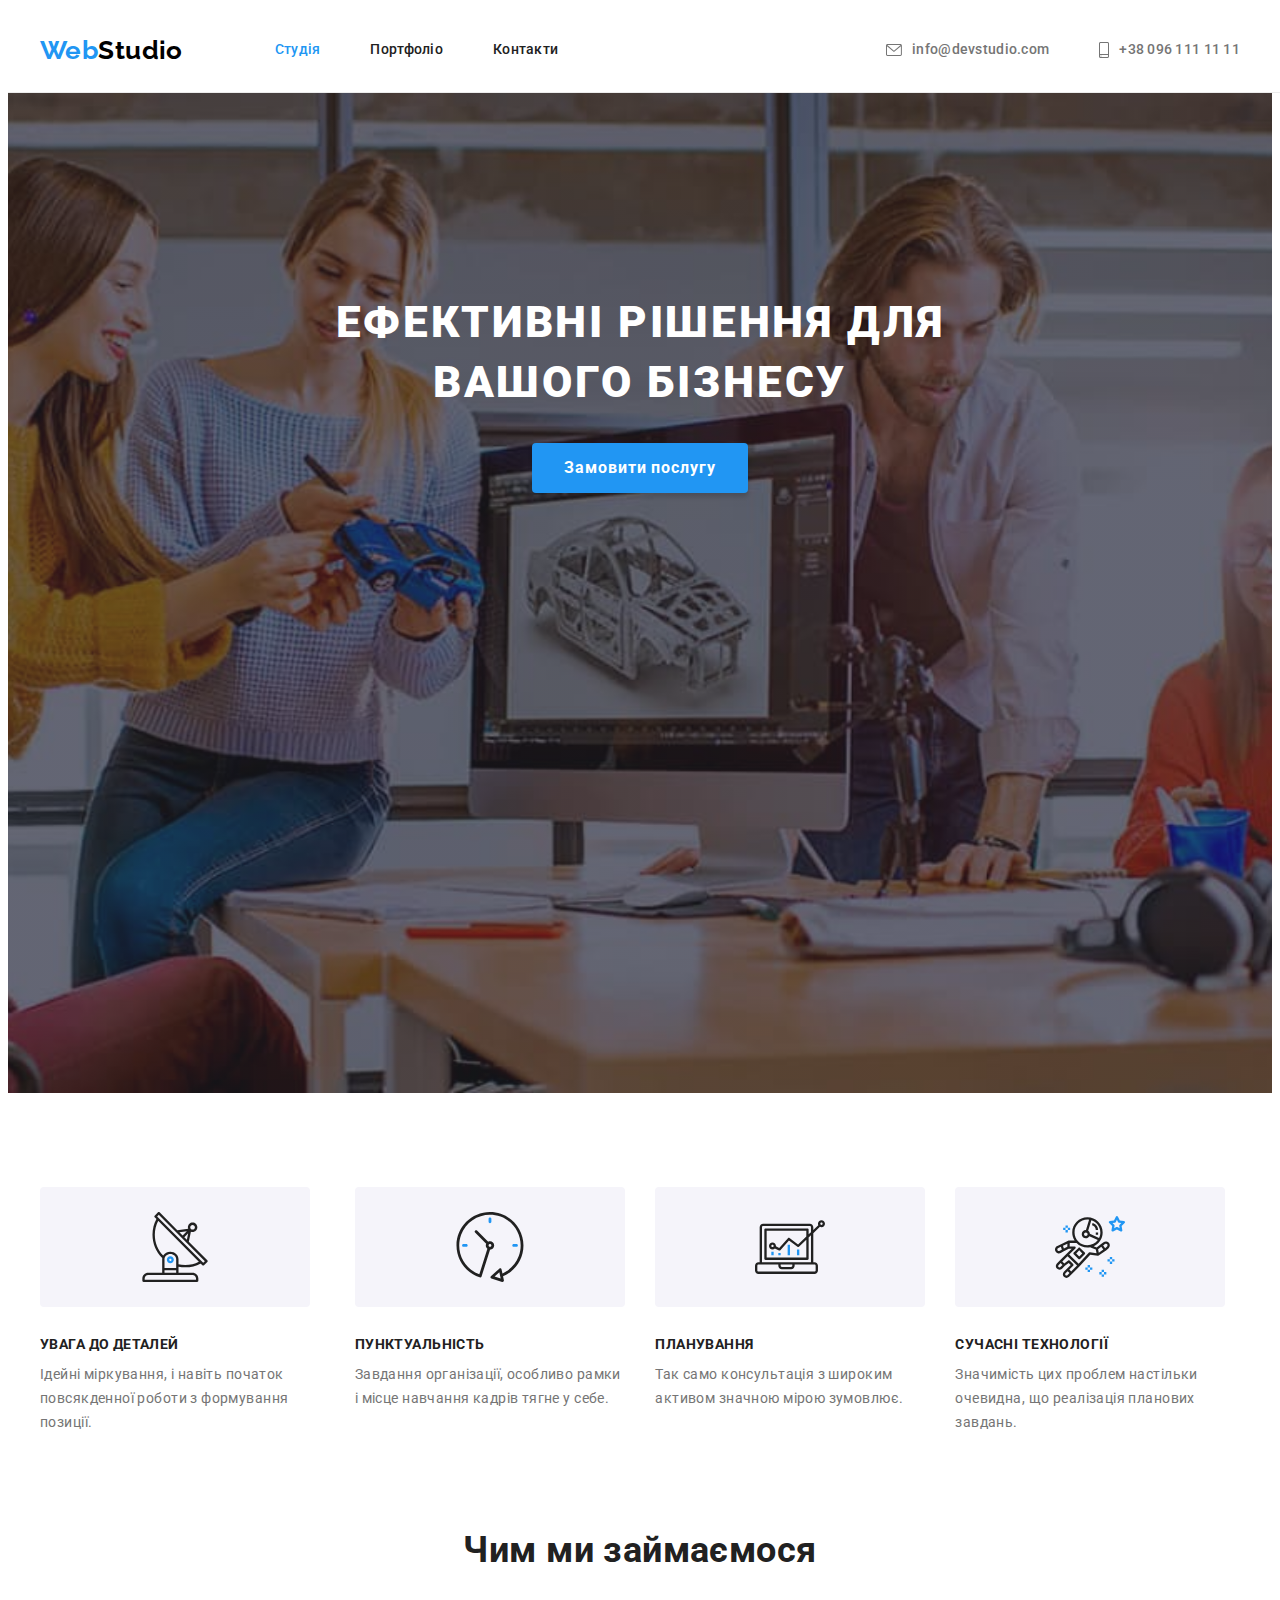
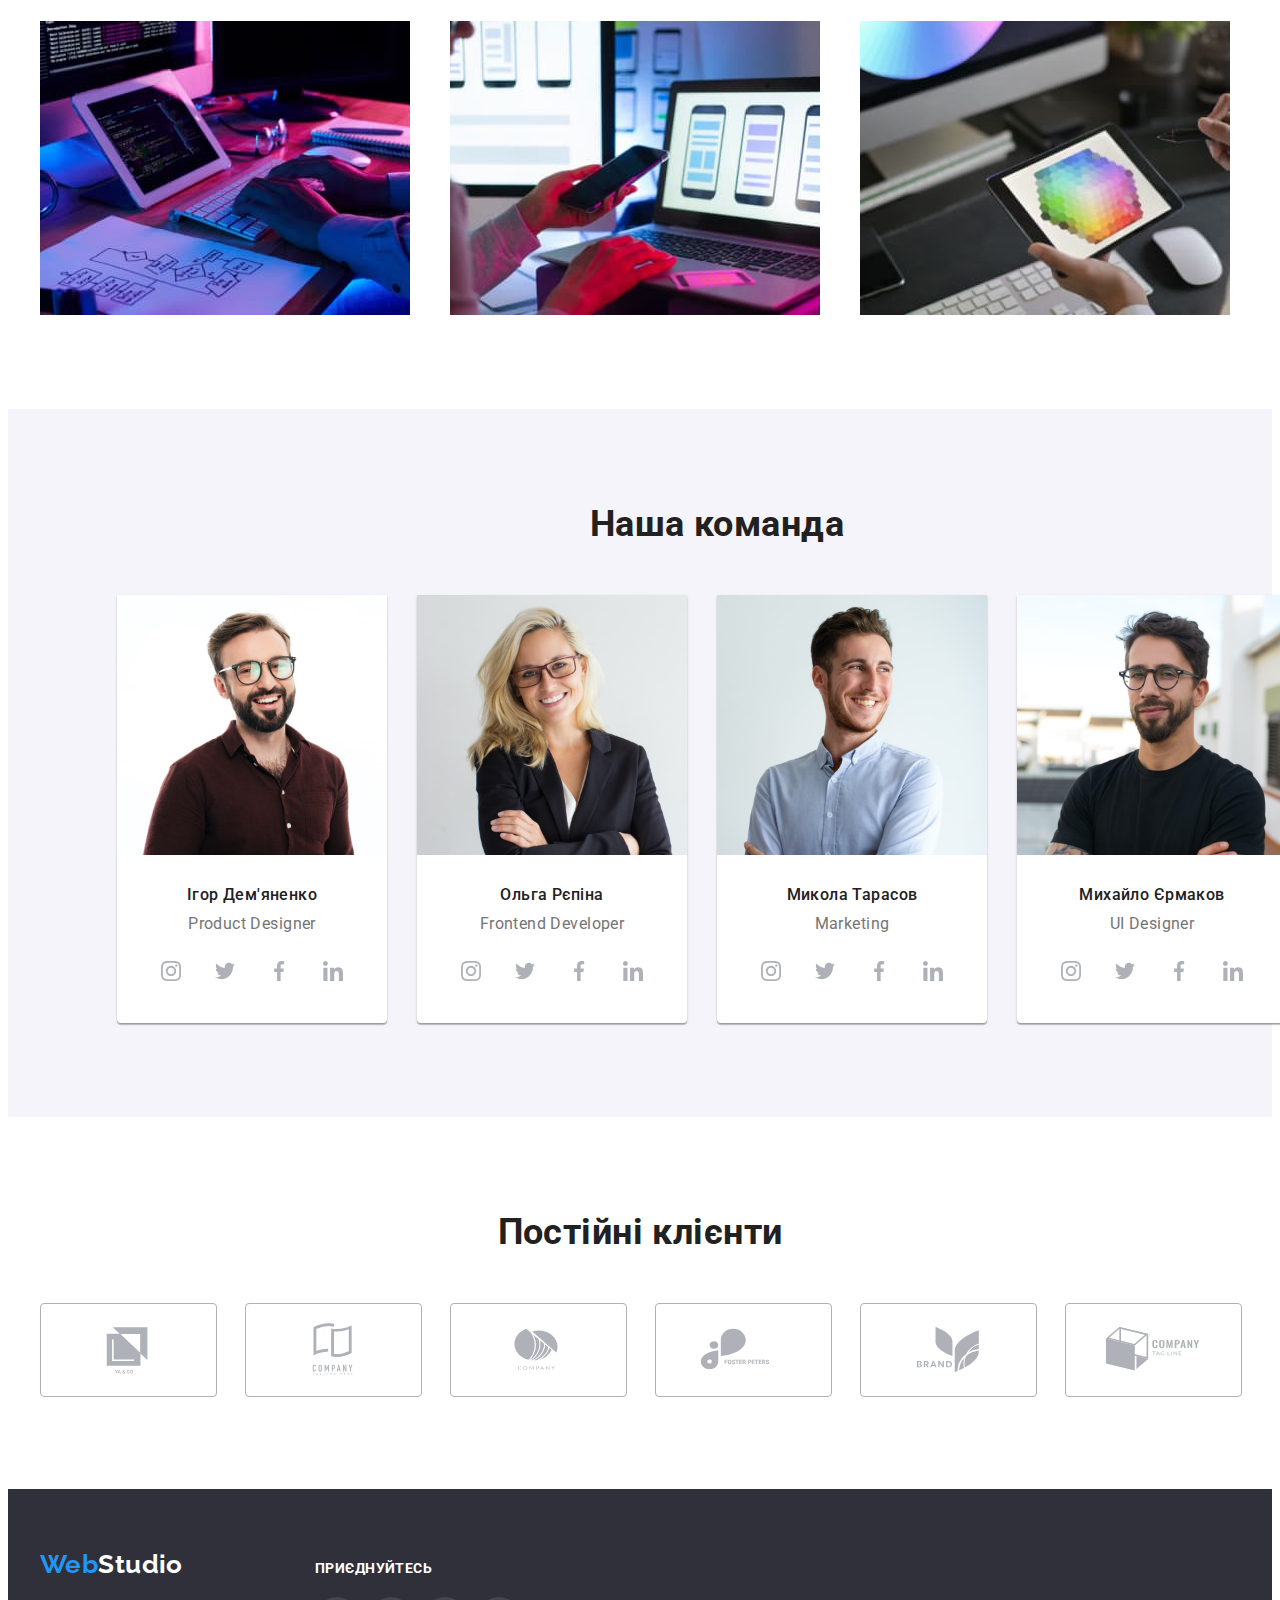
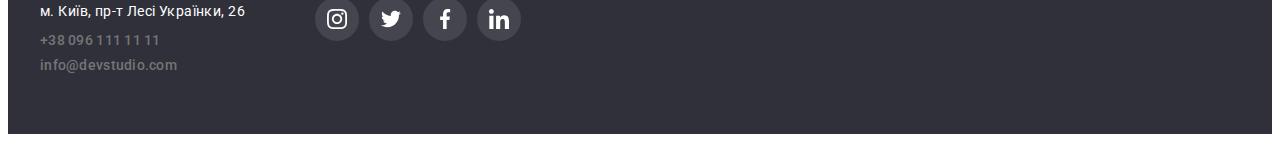
<file: index.html>
<!DOCTYPE html>
<html lang="uk">
  <head>
    <meta charset="UTF-8" />
    <meta http-equiv="X-UA-Compatible" content="IE=edge" />
    <meta name="viewport" content="width=device-width, initial-scale=1.0" />
    <title>Document</title>
    <link rel="preconnect" href="https://fonts.googleapis.com" />
    <link rel="preconnect" href="https://fonts.gstatic.com" crossorigin />
    <link
      href="https://fonts.googleapis.com/css2?family=Raleway:wght@700&family=Roboto:wght@400;500;700;900&display=swap"
      rel="stylesheet"
    />
    <link
      rel="stylesheet"
      href="https://cdnjs.cloudflare.com/ajax/libs/modern-normalize/1.1.0/modern-normalize.min.css"
      integrity="sha512-wpPYUAdjBVSE4KJnH1VR1HeZfpl1ub8YT/NKx4PuQ5NmX2tKuGu6U/JRp5y+Y8XG2tV+wKQpNHVUX03MfMFn9Q=="
      crossorigin="anonymous"
      referrerpolicy="no-referrer"
    />
    <link rel="stylesheet" href="./css/styles.css" />
  </head>

  <body>
    <header class="page-header">
      <div class="container header-nav">
        <nav class="main-nav">
          <a href="./index.html" class="logo">
            <span class="logo-color">Web</span>Studio</a
          >
          <ul class="site-nav">
            <li class="item">
              <a href="./index.html" class="link current">Студія</a>
            </li>
            <li class="item">
              <a href="./portfolio.html" class="link">Портфоліо</a>
            </li>
            <li class="item"><a href="#" class="link">Контакти</a></li>
          </ul>
        </nav>
        <ul class="contacts">
          <li class="contacts-item">
            <a href="mailto:info@devstudio.com" class="contacts-link">
              <svg class="contacts-icon" width="16px" height="12px">
                <use href="./images/icons.svg#icon-envelope"></use></svg
              >info@devstudio.com</a
            >
          </li>
          <li class="contacts-item">
            <a href="tel:+380961111111" class="contacts-link">
              <svg class="contacts-icon" width="10px" height="16px">
                <use href="./images/icons.svg#icon-smartphone"></use></svg
              >+38 096 111 11 11</a
            >
          </li>
        </ul>
      </div>
    </header>

    <main>
      <section class="hero overlay">
        <div class="container">
          <h1 class="hero-title">Ефективні рішення для вашого бізнесу</h1>
          <button class="hero-button" type="button">Замовити послугу</button>
        </div>
      </section>

      <section class="section">
        <div class="container">
          <h2 class="title hidden visually-hidden">Наші особливості</h2>
          <ul class="features">
            <li class="features-item">
              <div class="features-icon">
                <svg width="70px" height="70px">
                  <use href="./images/icons.svg#icon-antenna"></use>
                </svg>
              </div>
              <h3 class="title">УВАГА ДО ДЕТАЛЕЙ</h3>
              <p class="text">
                Ідейні міркування, і навіть початок повсякденної роботи з
                формування позиції.
              </p>
            </li>
            <li class="features-item">
              <div class="features-icon">
                <svg width="70px" height="70px">
                  <use href="./images/icons.svg#icon-clock"></use>
                </svg>
              </div>
              <h3 class="title">ПУНКТУАЛЬНІСТЬ</h3>
              <p class="text">
                Завдання організації, особливо рамки і місце навчання кадрів
                тягне у себе.
              </p>
            </li>
            <li class="features-item">
              <div class="features-icon">
                <svg width="70px" height="70px">
                  <use href="./images/icons.svg#icon-diagram"></use>
                </svg>
              </div>
              <h3 class="title">ПЛАНУВАННЯ</h3>
              <p class="text">
                Так само консультація з широким активом значною мірою зумовлює.
              </p>
            </li>
            <li class="features-item">
              <div class="features-icon">
                <svg width="70px" height="70px">
                  <use href="./images/icons.svg#icon-astronaut"></use>
                </svg>
              </div>
              <h3 class="title">СУЧАСНІ ТЕХНОЛОГІЇ</h3>
              <p class="text">
                Значимість цих проблем настільки очевидна, що реалізація
                планових завдань.
              </p>
            </li>
          </ul>
        </div>
      </section>

      <section class="section section-padding">
        <div class="container">
          <h2 class="section-title">Чим ми займаємося</h2>
          <ul class="activity">
            <li class="activity-item">
              <img
                src="./images/box1.jpg"
                alt="Людина працює з планшетом та клавіатурою"
                width="370"
              />
            </li>
            <li class="activity-item">
              <img
                src="./images/box2.jpg"
                alt="Людина працює з телефоном та ноутбуком"
                width="370"
              />
            </li>
            <li class="activity-item">
              <img
                src="./images/box3.jpg"
                alt="Людина працює зі спектром кольорів на планшеті"
                width="370"
              />
            </li>
          </ul>
        </div>
      </section>

      <section class="section-team">
        <div class="container">
          <h2 class="section-title">Наша команда</h2>
          <ul class="team-list">
            <li class="team-item">
              <img
                src="./images/img.jpg"
                alt="Усміхнений хлопець в окулярах"
                width="270"
              />
              <div class="team">
                <h3 class="team-title">Ігор Дем'яненко</h3>
                <p class="team-text">Product Designer</p>
                <ul class="social-networks-list">
                  <li class="social-networks-item">
                    <a
                      class="social-networks-link"
                      href="#"
                      target="_blank"
                      rel="noopener noreferrer nofollow"
                    >
                      <svg
                        class="social-networks-icon"
                        width="20px"
                        height="20px"
                      >
                        <use href="./images/icons.svg#icon-instagram"></use>
                      </svg>
                    </a>
                  </li>
                  <li class="social-networks-item">
                    <a
                      class="social-networks-link"
                      href="#"
                      target="_blank"
                      rel="noopener noreferrer nofollow"
                    >
                      <svg
                        class="social-networks-icon"
                        width="20px"
                        height="20px"
                      >
                        <use href="./images/icons.svg#icon-twitter"></use>
                      </svg>
                    </a>
                  </li>
                  <li class="social-networks-item">
                    <a
                      class="social-networks-link"
                      href="#"
                      target="_blank"
                      rel="noopener noreferrer nofollow"
                    >
                      <svg
                        class="social-networks-icon"
                        width="20px"
                        height="20px"
                      >
                        <use href="./images/icons.svg#icon-facebook"></use>
                      </svg>
                    </a>
                  </li>
                  <li class="social-networks-item">
                    <a
                      class="social-networks-link"
                      href="#"
                      target="_blank"
                      rel="noopener noreferrer nofollow"
                    >
                      <svg
                        class="social-networks-icon"
                        width="20px"
                        height="20px"
                      >
                        <use href="./images/icons.svg#icon-linkedin"></use>
                      </svg>
                    </a>
                  </li>
                </ul>
              </div>
            </li>
            <li class="team-item">
              <img
                src="./images/img-2.jpg"
                alt="Усміхнена дівчина в окулярах"
                width="270"
              />
              <div class="team">
                <h3 class="team-title">Ольга Рєпіна</h3>
                <p class="team-text">Frontend Developer</p>
                <ul class="social-networks-list">
                  <li class="social-networks-item">
                    <a
                      class="social-networks-link"
                      href="#"
                      target="_blank"
                      rel="noopener noreferrer nofollow"
                    >
                      <svg
                        class="social-networks-icon"
                        width="20px"
                        height="20px"
                      >
                        <use href="./images/icons.svg#icon-instagram"></use>
                      </svg>
                    </a>
                  </li>
                  <li class="social-networks-item">
                    <a
                      class="social-networks-link"
                      href="#"
                      target="_blank"
                      rel="noopener noreferrer nofollow"
                    >
                      <svg
                        class="social-networks-icon"
                        width="20px"
                        height="20px"
                      >
                        <use href="./images/icons.svg#icon-twitter"></use>
                      </svg>
                    </a>
                  </li>
                  <li class="social-networks-item">
                    <a
                      class="social-networks-link"
                      href="#"
                      target="_blank"
                      rel="noopener noreferrer nofollow"
                    >
                      <svg
                        class="social-networks-icon"
                        width="20px"
                        height="20px"
                      >
                        <use href="./images/icons.svg#icon-facebook"></use>
                      </svg>
                    </a>
                  </li>
                  <li class="social-networks-item">
                    <a
                      class="social-networks-link"
                      href="#"
                      target="_blank"
                      rel="noopener noreferrer nofollow"
                    >
                      <svg
                        class="social-networks-icon"
                        width="20px"
                        height="20px"
                      >
                        <use href="./images/icons.svg#icon-linkedin"></use>
                      </svg>
                    </a>
                  </li>
                </ul>
              </div>
            </li>
            <li class="team-item">
              <img
                src="./images/img-3.jpg"
                alt="Усміхнений хлопець"
                width="270"
              />
              <div class="team">
                <h3 class="team-title">Микола Тарасов</h3>
                <p class="team-text">Marketing</p>
                <ul class="social-networks-list">
                  <li class="social-networks-item">
                    <a
                      class="social-networks-link"
                      href="#"
                      target="_blank"
                      rel="noopener noreferrer nofollow"
                    >
                      <svg
                        class="social-networks-icon"
                        width="20px"
                        height="20px"
                      >
                        <use href="./images/icons.svg#icon-instagram"></use>
                      </svg>
                    </a>
                  </li>
                  <li class="social-networks-item">
                    <a
                      class="social-networks-link"
                      href="#"
                      target="_blank"
                      rel="noopener noreferrer nofollow"
                    >
                      <svg
                        class="social-networks-icon"
                        width="20px"
                        height="20px"
                      >
                        <use href="./images/icons.svg#icon-twitter"></use>
                      </svg>
                    </a>
                  </li>
                  <li class="social-networks-item">
                    <a
                      class="social-networks-link"
                      href="#"
                      target="_blank"
                      rel="noopener noreferrer nofollow"
                    >
                      <svg
                        class="social-networks-icon"
                        width="20px"
                        height="20px"
                      >
                        <use href="./images/icons.svg#icon-facebook"></use>
                      </svg>
                    </a>
                  </li>
                  <li class="social-networks-item">
                    <a
                      class="social-networks-link"
                      href="#"
                      target="_blank"
                      rel="noopener noreferrer nofollow"
                    >
                      <svg
                        class="social-networks-icon"
                        width="20px"
                        height="20px"
                      >
                        <use href="./images/icons.svg#icon-linkedin"></use>
                      </svg>
                    </a>
                  </li>
                </ul>
              </div>
            </li>
            <li class="team-item">
              <img
                src="./images/img-4.jpg"
                alt="Усміхнений хлопець в окулярах"
                width="270"
              />
              <div class="team">
                <h3 class="team-title">Михайло Єрмаков</h3>
                <p class="team-text">UI Designer</p>
                <ul class="social-networks-list">
                  <li class="social-networks-item">
                    <a
                      class="social-networks-link"
                      href="#"
                      target="_blank"
                      rel="noopener noreferrer nofollow"
                    >
                      <svg
                        class="social-networks-icon"
                        width="20px"
                        height="20px"
                      >
                        <use href="./images/icons.svg#icon-instagram"></use>
                      </svg>
                    </a>
                  </li>
                  <li class="social-networks-item">
                    <a
                      class="social-networks-link"
                      href="#"
                      target="_blank"
                      rel="noopener noreferrer nofollow"
                    >
                      <svg
                        class="social-networks-icon"
                        width="20px"
                        height="20px"
                      >
                        <use href="./images/icons.svg#icon-twitter"></use>
                      </svg>
                    </a>
                  </li>
                  <li class="social-networks-item">
                    <a
                      class="social-networks-link"
                      href="#"
                      target="_blank"
                      rel="noopener noreferrer nofollow"
                    >
                      <svg
                        class="social-networks-icon"
                        width="20px"
                        height="20px"
                      >
                        <use href="./images/icons.svg#icon-facebook"></use>
                      </svg>
                    </a>
                  </li>
                  <li class="social-networks-item">
                    <a
                      class="social-networks-link"
                      href="#"
                      target="_blank"
                      rel="noopener noreferrer nofollow"
                    >
                      <svg
                        class="social-networks-icon"
                        width="20px"
                        height="20px"
                      >
                        <use href="./images/icons.svg#icon-linkedin"></use>
                      </svg>
                    </a>
                  </li>
                </ul>
              </div>
            </li>
          </ul>
        </div>
      </section>

      <section class="section">
        <div class="container">
          <h2 class="section-title">Постійні клієнти</h2>
          <ul class="clients-list">
            <li class="client-item">
              <a href="" class="client-link">
                <svg class="client-icon">
                  <use
                    href="./images/icons.svg#icon-client1"
                    width="106px"
                    height="60px"
                  ></use>
                </svg>
              </a>
            </li>
            <li class="client-item">
              <a href="" class="client-link">
                <svg class="client-icon">
                  <use
                    href="./images/icons.svg#icon-client2"
                    width="106px"
                    height="60px"
                  ></use>
                </svg>
              </a>
            </li>
            <li class="client-item">
              <a href="" class="client-link">
                <svg class="client-icon">
                  <use
                    href="./images/icons.svg#icon-client3"
                    width="106px"
                    height="60px"
                  ></use>
                </svg>
              </a>
            </li>
            <li class="client-item">
              <a href="" class="client-link">
                <svg class="client-icon">
                  <use
                    href="./images/icons.svg#icon-client4"
                    width="106px"
                    height="60px"
                  ></use>
                </svg>
              </a>
            </li>
            <li class="client-item">
              <a href="" class="client-link">
                <svg class="client-icon">
                  <use
                    href="./images/icons.svg#icon-client5"
                    width="106px"
                    height="60px"
                  ></use>
                </svg>
              </a>
            </li>
            <li class="client-item">
              <a href="" class="client-link">
                <svg class="client-icon">
                  <use
                    href="./images/icons.svg#icon-client6"
                    width="106px"
                    height="60px"
                  ></use>
                </svg>
              </a>
            </li>
          </ul>
        </div>
      </section>
    </main>

    <footer class="footer">
      <div class="container address-social">
        <div>
          <a class="footer-logo" href="./index.html"
            ><span class="logo-color">Web</span>Studio</a
          >
          <address>
            <ul class="footer-contacts">
              <li class="footer-item">
                <a
                  href="https://goo.gl/maps/CPtrU1FHBa2aNyZL9"
                  target="_blank"
                  rel="noopener noreferrer nofollow"
                  class="address"
                  >м. Київ, пр-т Лесі Українки, 26</a
                >
              </li>
              <li class="footer-item">
                <a href="tel:+380961111111" class="link">+38 096 111 11 11</a>
              </li>
              <li class="footer-item">
                <a href="mailto:info@devstudio.com" class="link"
                  >info@devstudio.com</a
                >
              </li>
            </ul>
          </address>
        </div>
        <div class="footer-social-networks">
          <p class="footer-title">Приєднуйтесь</p>
          <ul class="footer-social-list">
            <li class="footer-social-item">
              <a
                class="footer-social-link"
                href="#"
                target="_blank"
                rel="noopener noreferrer nofollow"
              >
                <svg class="footer-social-icon" width="20px" height="20px">
                  <use href="./images/icons.svg#icon-instagram"></use>
                </svg>
              </a>
            </li>
            <li class="footer-social-item">
              <a
                class="footer-social-link"
                href="#"
                target="_blank"
                rel="noopener noreferrer nofollow"
              >
                <svg class="footer-social-icon" width="20px" height="20px">
                  <use href="./images/icons.svg#icon-twitter"></use>
                </svg>
              </a>
            </li>
            <li class="footer-social-item">
              <a
                class="footer-social-link"
                href="#"
                target="_blank"
                rel="noopener noreferrer nofollow"
              >
                <svg class="footer-social-icon" width="20px" height="20px">
                  <use href="./images/icons.svg#icon-facebook"></use>
                </svg>
              </a>
            </li>
            <li class="footer-social-item">
              <a
                class="footer-social-link"
                href="#"
                target="_blank"
                rel="noopener noreferrer nofollow"
              >
                <svg class="footer-social-icon" width="20px" height="20px">
                  <use href="./images/icons.svg#icon-linkedin"></use>
                </svg>
              </a>
            </li>
          </ul>
        </div>
      </div>
    </footer>
  </body>
</html>
</file>
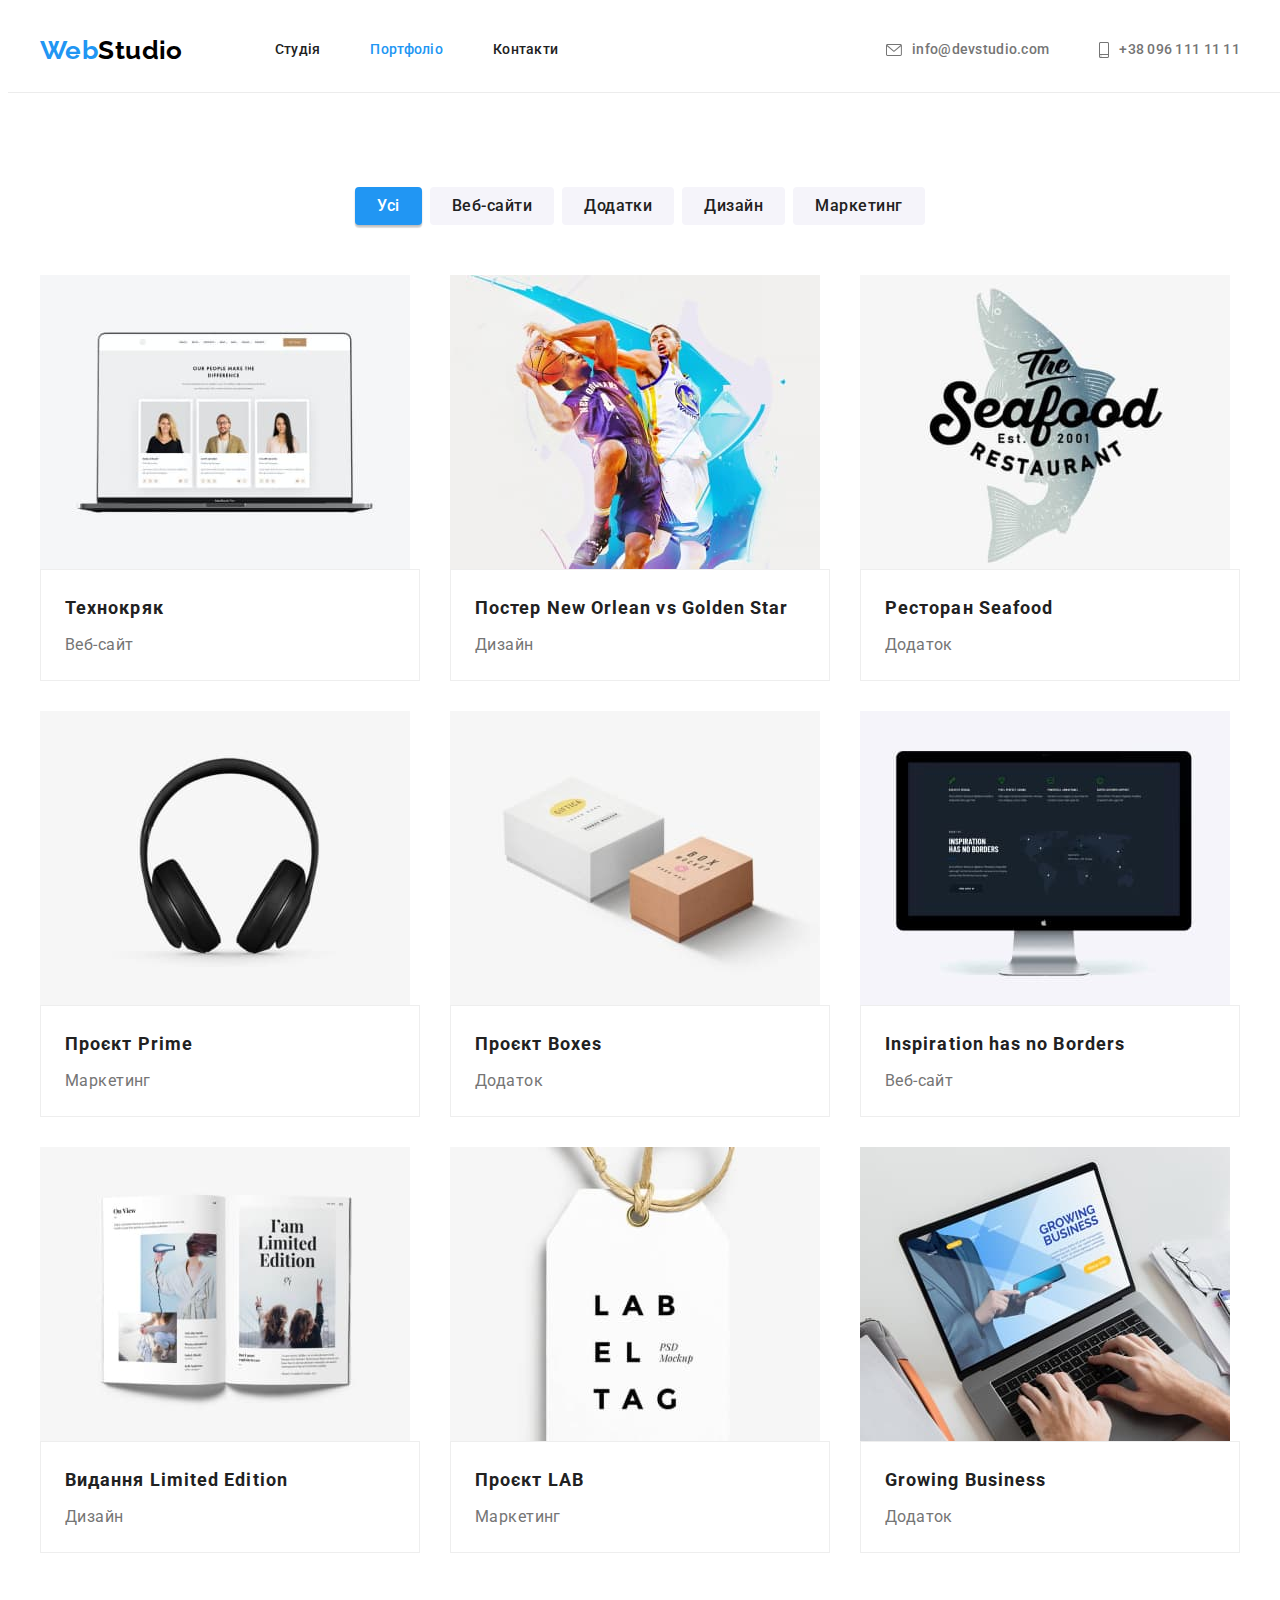
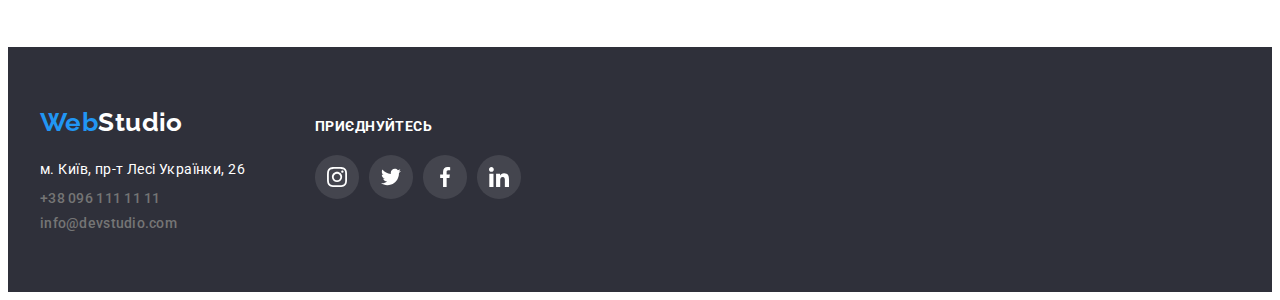
<file: portfolio.html>
<!DOCTYPE html>
<html lang="uk">
  <head>
    <meta charset="UTF-8" />
    <meta http-equiv="X-UA-Compatible" content="IE=edge" />
    <meta name="viewport" content="width=device-width, initial-scale=1.0" />
    <title>Document</title>
    <link rel="preconnect" href="https://fonts.googleapis.com" />
    <link rel="preconnect" href="https://fonts.gstatic.com" crossorigin />
    <link
      href="https://fonts.googleapis.com/css2?family=Raleway:wght@700&family=Roboto:wght@400;500;700;900&display=swap"
      rel="stylesheet"
    />
    <link
      rel="stylesheet"
      href="https://cdnjs.cloudflare.com/ajax/libs/modern-normalize/1.1.0/modern-normalize.min.css"
      integrity="sha512-wpPYUAdjBVSE4KJnH1VR1HeZfpl1ub8YT/NKx4PuQ5NmX2tKuGu6U/JRp5y+Y8XG2tV+wKQpNHVUX03MfMFn9Q=="
      crossorigin="anonymous"
      referrerpolicy="no-referrer"
    />
    <link rel="stylesheet" href="./css/styles.css" />
  </head>

  <body>
    <header class="page-header">
      <div class="container header-nav">
        <nav class="main-nav">
          <a href="./index.html" class="logo">
            <span class="logo-color">Web</span>Studio</a
          >
          <ul class="site-nav">
            <li class="item">
              <a href="./index.html" class="link">Студія</a>
            </li>
            <li class="item">
              <a href="./portfolio.html" class="link current">Портфоліо</a>
            </li>
            <li class="item"><a href="#" class="link">Контакти</a></li>
          </ul>
        </nav>
        <ul class="contacts">
          <li class="contacts-item">
            <a href="mailto:info@devstudio.com" class="contacts-link">
              <svg class="contacts-icon mail" width="16px" height="12px">
                <use href="./images/icons.svg#icon-envelope"></use></svg
              >info@devstudio.com</a
            >
          </li>
          <li class="contacts-item">
            <a href="tel:+380961111111" class="contacts-link">
              <svg class="contacts-icon tel" width="10px" height="16px">
                <use href="./images/icons.svg#icon-smartphone"></use></svg
              >+38 096 111 11 11</a
            >
          </li>
        </ul>
      </div>
    </header>

    <main>
      <section class="section">
        <div class="container">
          <h1 class="visually-hidden">Портфоліо</h1>
          <ul class="filters">
            <li>
              <button type="button" class="filter-button current">Усі</button>
            </li>
            <li>
              <button type="button" class="filter-button">Веб-сайти</button>
            </li>
            <li>
              <button type="button" class="filter-button">Додатки</button>
            </li>
            <li>
              <button type="button" class="filter-button">Дизайн</button>
            </li>
            <li>
              <button type="button" class="filter-button">Маркетинг</button>
            </li>
          </ul>
          <ul class="portfolio">
            <li class="portfolio-element">
              <a class="portfolio-link" href="">
                <img src="./images/img1.jpg" alt="Ноутбук" width="370" />
                <div class="portfolio-item">
                  <h2 class="portfolio-title">Технокряк</h2>
                  <p class="portfolio-text">Веб-сайт</p>
                </div>
              </a>
            </li>
            <li class="portfolio-element">
                <a class="portfolio-link" href="">
                  <img
                    src="./images/img2.jpg"
                    alt="Два баскетболіста з м'ячем"
                    width="370"
                  />
                  <div class="portfolio-item">
                    <h2 class="portfolio-title">
                    Постер New Orlean vs Golden Star </h2>
                  <p class="portfolio-text">Дизайн</p></a>
                </div>
            </li>
            <li class="portfolio-element">
                <a class="portfolio-link" href="">
                  <img
                    src="./images/img3.jpg"
                    alt="Рекламний постер ресторану морепродуктів"
                    width="370"
                  />
                  <div class="portfolio-item">
                    <h2 class="portfolio-title">Ресторан Seafood</h2>
                    <p class="portfolio-text">Додаток</p>
                  </div>
                </a>
            </li>
            <li class="portfolio-element">
                <a class="portfolio-link" href="">
                  <img src="./images/img4.jpg" alt="Навушники" width="370" />
                  <div class="portfolio-item">
                    <h2 class="portfolio-title">Проєкт Prime</h2>
                    <p class="portfolio-text">Маркетинг</p>
                  </div>
                </a>
            </li>
            <li class="portfolio-element">
                <a class="portfolio-link" href="">
                  <img src="./images/img5.jpg" alt="Дві коробки" width="370" />
                  <div class="portfolio-item">
                    <h2 class="portfolio-title">Проєкт Boxes</h2>
                    <p class="portfolio-text">Додаток</p>
                  </div>
                </a>
            </li>
            <li class="portfolio-element">
                <a class="portfolio-link" href="">
                  <img
                    src="./images/img6.jpg"
                    alt="Компютерний монітор"
                    width="370"
                  />
                  <div class="portfolio-item">
                    <h2 class="portfolio-title">Inspiration has no Borders</h2>
                    <p class="portfolio-text">Веб-сайт</p>
                  </div>
                </a>
            </li>
            <li class="portfolio-element">
                <a class="portfolio-link" href="">
                  <img
                    src="./images/img7.jpg"
                    alt="Відкритий журнал"
                    width="370"
                  />
                  <div class="portfolio-item">
                    <h2 class="portfolio-title">Видання Limited Edition</h2>
                    <p class="portfolio-text">Дизайн</p>
                  </div>
                </a>
            </li>
            <li class="portfolio-element">
                <a class="portfolio-link" href="">
                  <img
                    src="./images/img8.jpg"
                    alt="Ярлик на шнурку"
                    width="370"
                  />
                  <div class="portfolio-item">
                    <h2 class="portfolio-title">Проєкт LAB</h2>
                    <p class="portfolio-text">Маркетинг</p>
                  </div>
                  </a
                >
            </li>
            <li class="portfolio-element">
                <a class="portfolio-link" href="">
                  <img
                    src="./images/img9.jpg"
                    alt="Людина працює за ноутбуком"
                    width="370"
                  />
                  <div class="portfolio-item">
                    <h2 class="portfolio-title">Growing Business</h2>
                    <p class="portfolio-text">Додаток</p>
                  </div>
                </a>
            </li>
          </ul>
        </div>
      </section>
    </main>

    <footer class="footer">
      <div class="container address-social">
        <div>
          <a class="footer-logo" href="./index.html"
            ><span class="logo-color">Web</span>Studio</a
          >
          <address>
            <ul class="footer-contacts">
              <li class="footer-item">
                <a
                  href="https://goo.gl/maps/CPtrU1FHBa2aNyZL9"
                  target="_blank"
                  rel="noopener noreferrer nofollow"
                  class="address"
                  >м. Київ, пр-т Лесі Українки, 26</a
                >
              </li>
              <li class="footer-item">
                <a href="tel:+380961111111" class="link">+38 096 111 11 11</a>
              </li>
              <li class="footer-item">
                <a href="mailto:info@devstudio.com" class="link"
                  >info@devstudio.com</a
                >
              </li>
            </ul>
          </address>
        </div>
        <div class="footer-social-networks">
          <p class="footer-title">Приєднуйтесь</p>
          <ul class="footer-social-list">
            <li class="footer-social-item">
              <a
                class="footer-social-link"
                href="#"
                target="_blank"
                rel="noopener noreferrer nofollow"
              >
                <svg class="footer-social-icon" width="20px" height="20px">
                  <use href="./images/icons.svg#icon-instagram"></use>
                </svg>
              </a>
            </li>
            <li class="footer-social-item">
              <a
                class="footer-social-link"
                href="#"
                target="_blank"
                rel="noopener noreferrer nofollow"
              >
                <svg class="footer-social-icon" width="20px" height="20px">
                  <use href="./images/icons.svg#icon-twitter"></use>
                </svg>
              </a>
            </li>
            <li class="footer-social-item">
              <a
                class="footer-social-link"
                href="#"
                target="_blank"
                rel="noopener noreferrer nofollow"
              >
                <svg class="footer-social-icon" width="20px" height="20px">
                  <use href="./images/icons.svg#icon-facebook"></use>
                </svg>
              </a>
            </li>
            <li class="footer-social-item">
              <a
                class="footer-social-link"
                href="#"
                target="_blank"
                rel="noopener noreferrer nofollow"
              >
                <svg class="footer-social-icon" width="20px" height="20px">
                  <use href="./images/icons.svg#icon-linkedin"></use>
                </svg>
              </a>
            </li>
          </ul>
        </div>
      </div>
    </footer>
  </body>
</html>
</file>
<file: css/styles.css>
:root {
  --primery-bacground-color: #f5f5f5;
  --bacground-color: #ffffff;
  --header-bacground-color: #ececec;
  --icon-bacground-color: #f5f4fa;
  --button-text-hover-color: #ffffff;
  --hero-title-color: #ffffff;
  --accent-bacground-color: #2f303a;
  --primary-text-color: #757575;
  --title-text-color: #212121;
  --logo-text-color: #2196f3;
  --button-bacground-color: #2196f3;
  --address-color: #ffffff;
  --logo-color: #000000;
  --footer-logo-color: #ffffff;
  --section-team-color: #f5f4fa;
  --border-color: #eeeeee;
  --icon-color: #afb1b8;
  --hover-bacground-color: #2196f3;
  --hover-icon-color: #ffffff;
  --contacts-icon-color: #757575;
  --hover-contacts-icon-color: #2196f3;
  --footer-icon-color: #ffffff;
  --footer-title-color: #ffffff;
  --line-color: #ececec;
}

p,
h1,
h2,
h3,
h4,
h5,
h6 {
  margin: 0;
}

ul,
li {
  margin: 0;
  padding-left: 0;
  list-style: none;
}

button {
  cursor: pointer;
}

address {
  font-style: normal;
}

img {
  display: block;
  max-width: 100%;
  height: auto;
}

body {
  font-family: "Roboto", sans-serif;
  font-size: 14px;
  letter-spacing: 0.03em;
  color: var(--primary-text-color);
  background-color: var(---bacground-color);
}

.page-header a,
.footer a,
.portfolio a {
  text-decoration: none;
}

.container {
  align-items: center;
  margin-left: auto;
  margin-right: auto;
  width: 1200px;
  padding: 0 15px;
}

/* Logo */

.logo {
  font-family: "Raleway", sans-serif;
  font-weight: 700;
  font-size: 26px;
  line-height: 1.19;
  color: var(--logo-color);
}

.logo-color {
  color: var(--button-bacground-color);
}

/* Page header */

.page-header {
  background-color: var(--bacground-color);
}

.page-header::after {
  content: " ";
  width: 1600px;
  height: 1px;
  background-color: var(--line-color);
  display: block;
}

/* Main navigation */

.main-nav {
  display: flex;
  align-items: center;
}

/* Site navigation */

.site-nav {
  display: flex;
  margin-left: 92px;
  gap: 50px;
}

.header-nav {
  display: flex;
}

.site-nav .link {
  display: block;
  padding-top: 34px;
  padding-bottom: 34px;
  color: var(--title-text-color);

  font-weight: 500;
  font-size: 14px;
  line-height: 1.14;
  letter-spacing: 0.02em;
}

.site-nav .link:hover,
.site-nav .link:focus {
  color: var(--button-bacground-color);
}

.site-nav .link.current {
  color: var(--button-bacground-color);
}

/* Contacts */

.contacts {
  display: flex;
  margin-left: auto;
  gap: 50px;
  text-decoration: none;
}

.contacts-item {
  width: 100%;
  height: 100%;
}

.contacts-link {
  display: flex;
  width: 100%;
  height: 100%;
  align-items: center;
  font-weight: 500;
  font-size: 14px;
  line-height: 1.14;
  letter-spacing: 0.02em;
  color: var(--primary-text-color);
}

.contacts-icon {
  margin-right: 10px;
  fill: currentColor;
}

.contacts-link:hover,
.contacts-link:focus {
  color: var(--hover-contacts-icon-color);
}

/* Hero */

.hero {
  text-align: center;
  background: var(--accent-bacground-color);
  padding: 200px 0;
}

.overlay {
  max-width: 1600px;
  height: 600px;
  margin-left: auto;
  margin-right: auto;
  background-image: linear-gradient(
      to right,
      rgba(47, 48, 58, 0.4),
      rgba(47, 48, 58, 0.4)
    ),
    url(../images/hero.jpg);
  background-position: center;
  background-size: cover;
  background-repeat: no-repeat;
}

.hero-title {
  width: 696px;
  margin: auto;
  margin-bottom: 30px;
  font-weight: 900;
  font-size: 44px;
  line-height: 1.36;
  letter-spacing: 0.06em;
  text-align: center;
  text-transform: uppercase;
  color: var(--hero-title-color);
}

.hero-button {
  font-size: 16px;
  padding: 10px 32px;
  min-width: 216px;
  font-family: inherit;
  font-weight: 700;
  line-height: 1.88;
  letter-spacing: 0.06em;
  border: none;
  box-shadow: 0px 4px 4px rgba(0, 0, 0, 0.15);
  border-radius: 4px;
  color: var(--button-text-hover-color);
  background-color: var(--button-bacground-color);
}

/* Sections */

.section {
  padding-top: 94px;
  padding-bottom: 94px;
}

.section .title {
  margin-bottom: 50px;
  color: var(--title-text-color);
}

.section-team {
  background-color: var(--section-team-color);
}

.section-title {
  margin-bottom: 50px;
  font-weight: 700;
  font-size: 36px;
  line-height: 1.17;
  text-align: center;
  color: var(--title-text-color);
}

/* Features */

.visually-hidden {
  position: absolute;
  white-space: nowrap;
  width: 1px;
  height: 1px;
  overflow: hidden;
  border: 0;
  padding: 0;
  clip: rect(0 0 0 0);
  clip-path: inset(50%);
  margin: -1px;
}

.features {
  display: flex;
  gap: 30px;
}

.features-item {
  display: flex;
  flex-direction: column;
}

.features-icon {
  display: flex;
  justify-content: center;
  align-items: center;
  margin-bottom: 30px;
  width: 270px;
  height: 120px;
  background: var(--icon-bacground-color);
  border-radius: 4px;
}

.features .title {
  margin-bottom: 10px;
  font-weight: 700;
  font-size: 14px;
  line-height: 1.14;
}

.features .text {
  font-weight: 400;
  font-size: 14px;
  line-height: 1.71;
  color: var(--primary-text-color);
}

/* Filters*/

.filters {
  display: flex;
  gap: 8px;
  margin-bottom: 50px;
}

.filters .filter-button.current {
  border: none;
  color: var(--button-text-hover-color);
  background: var(--button-bacground-color);
  box-shadow: 0px 3px 1px rgba(0, 0, 0, 0.1), 0px 1px 2px rgba(0, 0, 0, 0.08),
    0px 2px 2px rgba(0, 0, 0, 0.12);
  border-radius: 4px;
}

.filters .filter-button {
  font-family: inherit;
  font-style: normal;
  font-weight: 500;
  font-size: 16px;
  line-height: 1.62;
  border: none;
  padding: 6px 22px;
  border-radius: 4px;
  letter-spacing: 0.03em;
  color: var(--title-text-color);
  background: var(--section-team-color);
  border-radius: 4px;
}

.hero-button {
  font-family: inherit;
  font-weight: 700;
  font-size: 16px;
  line-height: 1.88;
  letter-spacing: 0.06em;
  min-width: 216px;
  border: none;
  padding: 10px 32px;
  border-radius: 4px;
  color: var(--button-text-hover-color);
  background-color: var(--button-bacground-color);
}

/* What we do */

.section-padding {
  padding-top: 0;
}

.activity {
  display: flex;
  flex-wrap: wrap;
  gap: 30px;
}

.activity-item {
  display: flex;
  width: calc((100% - 60px) / 3);
}

/* Team */

.section-team {
  padding: 94px;
}

.team-list {
  display: flex;
  gap: 30px;
}

.team {
  padding-top: 30px;
  padding-bottom: 30px;
}

.team-title {
  font-weight: 500;
  font-size: 16px;
  line-height: 1.19;
  text-align: center;
  color: var(--title-text-color);
  margin-bottom: 10px;
}

.team-text {
  font-weight: 400;
  font-size: 16px;
  line-height: 1.19;
  text-align: center;
  color: var(--primary-text-color);
  margin-bottom: 16px;
}

.team-item {
  background: var(--bacground-color);
  box-shadow: 0px 1px 3px rgba(0, 0, 0, 0.12), 0px 1px 1px rgba(0, 0, 0, 0.14),
    0px 2px 1px rgba(0, 0, 0, 0.2);
  border-radius: 0px 0px 4px 4px;
}

.social-networks-list {
  display: flex;
  justify-content: center;
  gap: 10px;
}

.social-networks-item {
  width: 44px;
  height: 44px;
}

.social-networks-link {
  display: flex;
  align-items: center;
  justify-content: center;
  width: 100%;
  height: 100%;
  border-radius: 50%;
  color: var(--icon-color);
}

.social-networks-icon {
  fill: currentColor;
}

.social-networks-link:hover,
.social-networks-link:focus {
  background-color: var(--hover-bacground-color);
  color: var(--hover-icon-color);
}

/* Clients */

.clients-list {
  display: flex;
  gap: 30px;
}

.client-item {
  width: calc((100% - 150px) / 6);
  height: 92px;
}

.client-link {
  display: flex;
  align-items: center;
  justify-content: center;
  width: 100%;
  height: 100%;
  border: 1px solid var(--icon-color);
  border-radius: 4px;
  fill: var(--icon-color);
}

.client-icon {
  width: 106px;
  height: 60px;
}

.client-link:hover,
.client-link:focus {
  border: 1px solid var(--hover-bacground-color);
  fill: var(--hover-bacground-color);
}

/* Portfolio */

.portfolio {
  display: flex;
  flex-wrap: wrap;
  gap: 30px;
}

.portfolio-element {
  width: calc((100% - 60px) / 3);
}

.portfolio-link {
  text-decoration: none;
}

.portfolio-item {
  display: block;
  padding: 20px 24px;
  border: 1px solid var(--border-color);
}

.portfolio-title {
  margin-bottom: 4px;
  font-weight: 700;
  font-size: 18px;
  line-height: 2;
  letter-spacing: 0.06em;
  color: var(--title-text-color);
}

.portfolio-text {
  font-weight: 400;
  font-size: 16px;
  line-height: 1.88;
  color: var(--primary-text-color);
}

.portfolio-element:hover,
.portfolio-element:focus {
  box-shadow: 0px 1px 1px rgba(0, 0, 0, 0.12), 0px 4px 4px rgba(0, 0, 0, 0.06),
    1px 4px 6px rgba(0, 0, 0, 0.16);
}

.filters {
  display: flex;
  justify-content: center;
}

.filter-button:hover,
.filter-button:focus {
  cursor: pointer;
  background-color: var(--button-bacground-color);
  color: var(--button-text-hover-color);
  box-shadow: 0px 3px 1px rgba(0, 0, 0, 0.1), 0px 1px 2px rgba(0, 0, 0, 0.08),
    0px 2px 2px rgba(0, 0, 0, 0.12);
}

/* Footer */

.footer {
  background: var(--accent-bacground-color);
  padding-top: 60px;
  padding-bottom: 60px;
}

.address-social {
  display: flex;
  align-items: baseline;
}

.footer-logo {
  display: block;
  margin-bottom: 20px;
  text-decoration: none;
  font-family: "Raleway", sans-serif;
  font-weight: 700;
  font-size: 26px;
  line-height: 1.19;
  color: var(--footer-logo-color);
}

.address {
  line-height: 1.71;
  color: var(--address-color);
}

.footer-item:not(:last-child) {
  margin-bottom: 9px;
}

.footer-contacts .link {
  display: block;
  font-weight: 500;
  font-size: 14px;
  line-height: 1.14;
  letter-spacing: 0.02em;
  color: var(--primary-text-color);
}

.footer-contacts .link:hover,
.footer-contacts .link:focus {
  color: var(--button-bacground-color);
}

/* Footer social networks*/

.footer-social-networks {
  margin-left: 70px;
}

.footer-title {
  margin-bottom: 20px;
  font-weight: 700;
  line-height: 1.14;
  text-transform: uppercase;
  color: var(--footer-title-color);
}

.footer-social-list {
  display: flex;
  gap: 10px;
}

.footer-social-item {
  width: 44px;
  height: 44px;
}

.footer-social-link {
  display: flex;
  align-items: center;
  justify-content: center;
  width: 100%;
  height: 100%;
  border-radius: 50%;
  background: rgba(255, 255, 255, 0.1);
  color: var(--footer-icon-color);
}

.footer-social-icon {
  fill: currentColor;
}

.footer-social-link:hover,
.footer-social-link:focus {
  background-color: var(--hover-bacground-color);
}

.footer-social-link:hover .footer-social-icon,
.footer-social-link:focus .footer-social-icon {
  fill: var(--hover-icon-color);
}
</file>
